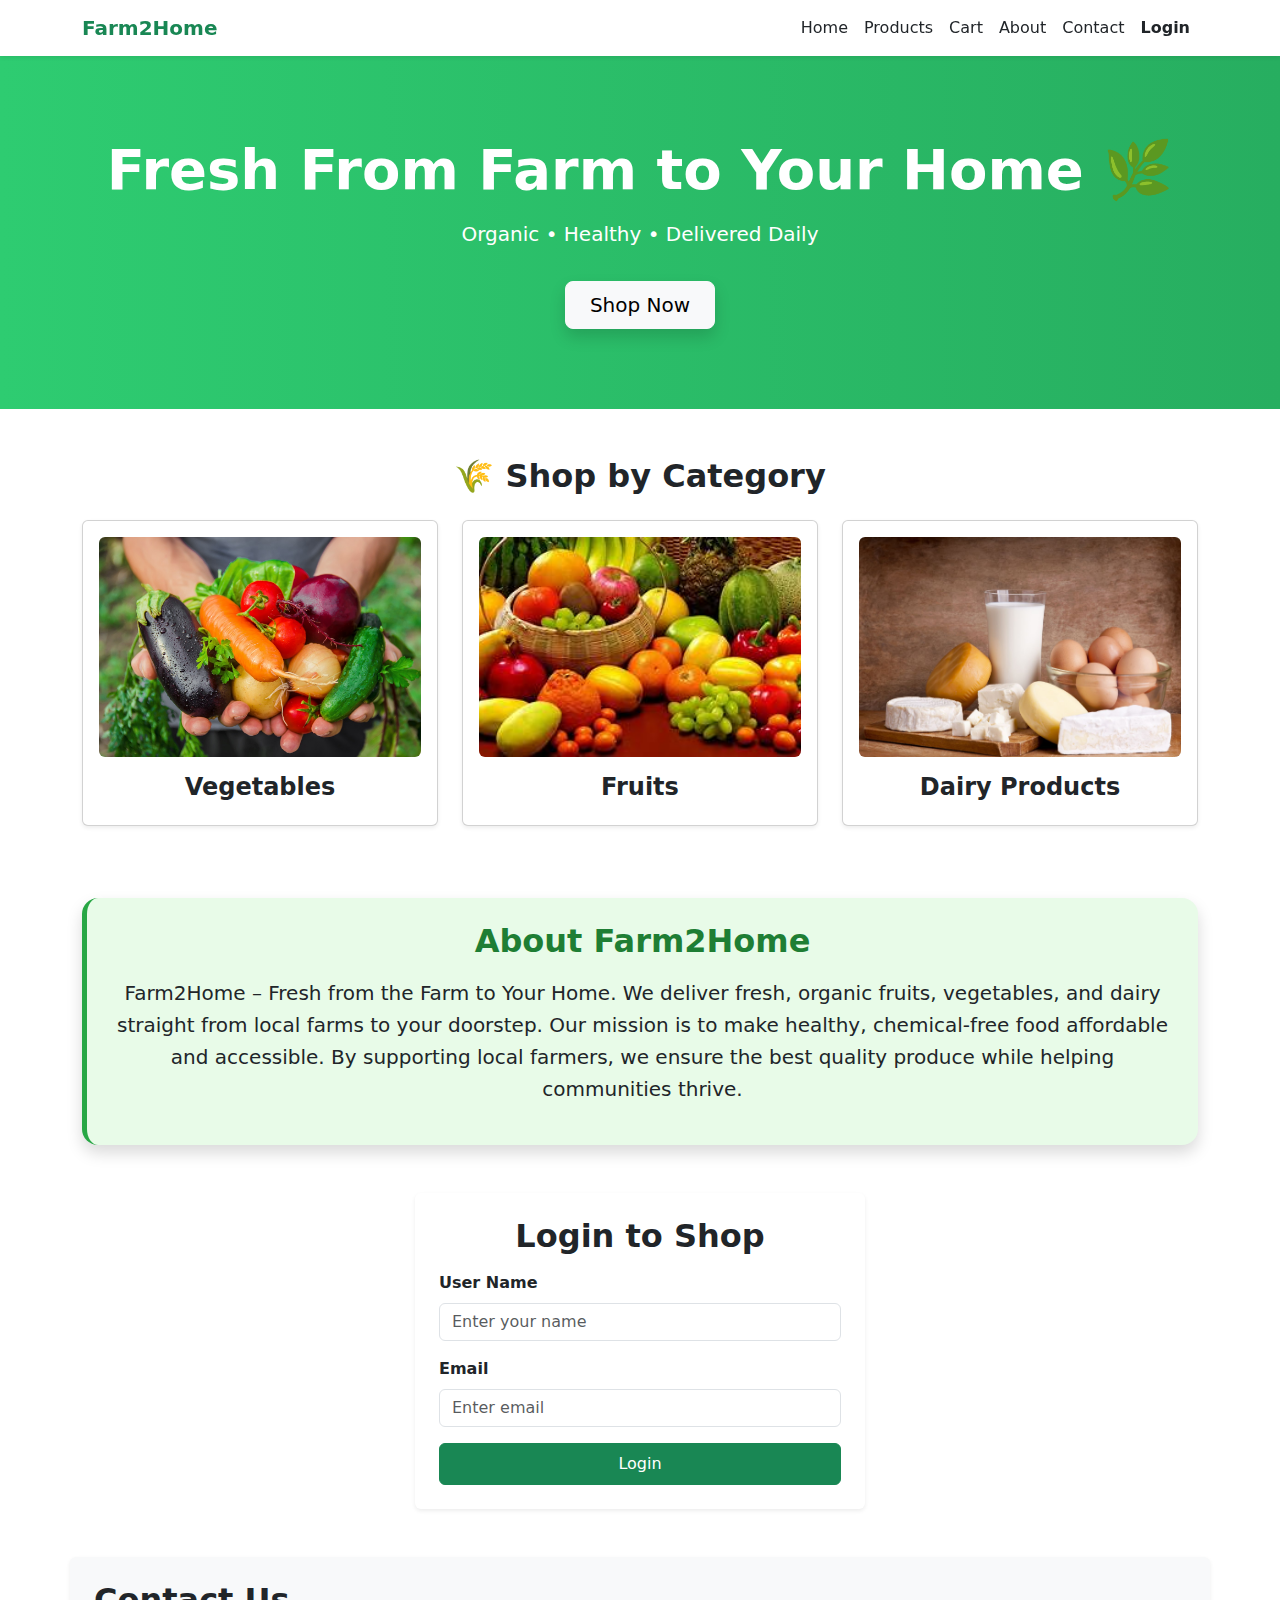
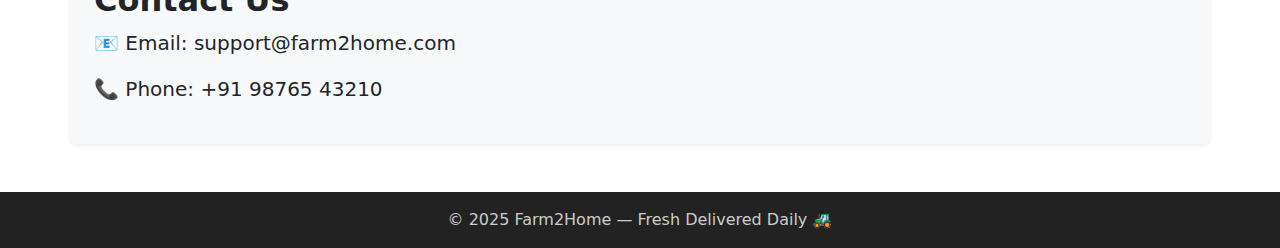
<file: index.html>
<!DOCTYPE html>
<html lang="en">

<head>
<meta charset="UTF-8">
<meta name="viewport" content="width=device-width, initial-scale=1.0">
<title>Farm2Home</title>
<link rel="stylesheet" href="https://cdn.jsdelivr.net/npm/bootstrap@5.3.0/dist/css/bootstrap.min.css">

<style>
  #home {
    background: linear-gradient(to right, #2ecc71, #27ae60);
    padding: 80px 20px;
    color: white;
    text-align: center;
  }

  .category-card {
    cursor: pointer;
    transition: 0.3s;
  }

  .category-card:hover {
    transform: translateY(-7px);
    box-shadow: 0 8px 15px rgba(0, 0, 0, 0.2);
  }

  footer {
    background: #222;
    color: #ccc;
  }

  /* Tooltip style for title */
  .tooltip-title {
    position: relative;
    display: inline-block;
    cursor: help;
    color: #fff;
  }

  .tooltip-text {
    visibility: hidden;
    width: 250px;
    /*background-color:green;*/
    color:green;
    text-align: left;
    border-radius: 8px;
    padding: 10px;
    position: absolute;
    z-index: 1;
    bottom: -120%;
    left: 50%;
    transform: translateX(-50%);
    opacity: 0;
    transition: opacity 0.3s;
    font-size: 0.9rem;
    line-height: 1.4;
  }

  .tooltip-title:hover .tooltip-text {
    visibility: visible;
    opacity: 1;
  }

</style>
</head>

<body>

<!-- Navbar -->
<nav class="navbar navbar-expand-lg navbar-light bg-white shadow-sm sticky-top">
  <div class="container">
    <a class="navbar-brand fw-bold text-success tooltip-title" href="#">
      Farm2Home
      <span class="tooltip-text">
        • Fresh from local farms to your kitchen<br>
        • Guaranteed organic and chemical-free<br>
        • Supporting local communities
      </span>
    </a>

    <button class="navbar-toggler" type="button" data-bs-toggle="collapse" data-bs-target="#navMenu">
      <span class="navbar-toggler-icon"></span>
    </button>

    <div class="collapse navbar-collapse" id="navMenu">
      <ul class="navbar-nav ms-auto">
        <li class="nav-item"><a class="nav-link text-dark" href="#home">Home</a></li>
        <li class="nav-item"><a class="nav-link text-dark" href="javascript:void(0)" onclick="handleProductClick('products.html')">Products</a></li>
        <li class="nav-item"><a class="nav-link text-dark" href="javascript:void(0)" onclick="handleProductClick('cart.html')">Cart</a></li>
        <li class="nav-item"><a class="nav-link text-dark" href="#about">About</a></li>
        <li class="nav-item"><a class="nav-link text-dark" href="#contact">Contact</a></li>
        <li class="nav-item">
          <a class="nav-link text-dark fw-bold" href="javascript:void(0)" id="authBtn" onclick="toggleAuth()">Login</a>
        </li>
      </ul>
    </div>
  </div>
</nav>

<!-- Hero -->
<header id="home">
  <h1 class="fw-bold display-4">Fresh From Farm to Your Home 🌿</h1>
  <p class="fs-5 mt-3">Organic • Healthy • Delivered Daily</p>
  <button onclick="handleProductClick('products.html')" class="btn btn-light btn-lg mt-3 px-4 py-2 shadow">Shop Now</button>
</header>

<!-- Categories -->
<section class="container mt-5">
  <h2 class="text-center mb-4 fw-bold">🌾 Shop by Category</h2>
  <div class="row text-center">
    <div class="col-md-4 mb-4">
      <div class="card p-3 shadow-sm category-card" onclick="handleProductClick('vegetables.html')">
        <img src="Vegetables.jpeg" class="card-img-top rounded" height="220" style="object-fit:cover;">
        <h4 class="mt-3 fw-bold">Vegetables</h4>
      </div>
    </div>
    <div class="col-md-4 mb-4">
      <div class="card p-3 shadow-sm category-card" onclick="handleProductClick('fruits.html')">
        <img src="fruits.jpeg" class="card-img-top rounded" height="220" style="object-fit:cover;">
        <h4 class="mt-3 fw-bold">Fruits</h4>
      </div>
    </div>
    <div class="col-md-4 mb-4">
      <div class="card p-3 shadow-sm category-card" onclick="handleProductClick('dairy.html')">
        <img src="dairy.jpg" class="card-img-top rounded" height="220" style="object-fit:cover;">
        <h4 class="mt-3 fw-bold">Dairy Products</h4>
      </div>
    </div>
  </div>
</section>

<!-- About Section -->
<section id="about" class="container mt-5 text-center">
  <div class="p-4 rounded-4 shadow" style="background:#e8fbe8; border-left:5px solid #28a745;">
    <h2 class="fw-bold mb-3" style="color:#1e7e34;">About Farm2Home</h2>
    <p class="fs-5" style="line-height:1.6;">
      Farm2Home – Fresh from the Farm to Your Home. We deliver fresh, organic fruits, vegetables, and dairy straight from local farms to your doorstep. Our mission is to make healthy, chemical-free food affordable and accessible. By supporting local farmers, we ensure the best quality produce while helping communities thrive.
    </p>
  </div>
</section>

<!-- Login Section -->
<section id="loginSection" class="container mt-5 p-4 bg-white rounded shadow-sm" style="max-width:450px;">
  <h2 class="fw-bold text-center mb-3">Login to Shop</h2>
  <form onsubmit="loginUser(event)">
    <div class="mb-3">
      <label class="form-label fw-bold">User Name</label>
      <input type="text" id="username" class="form-control" placeholder="Enter your name" required>
    </div>
    <div class="mb-3">
      <label class="form-label fw-bold">Email</label>
      <input type="email" class="form-control" placeholder="Enter email" required>
    </div>
    <button type="submit" class="btn btn-success w-100 py-2">Login</button>
  </form>
</section>

<!-- Contact Section -->
<section id="contact" class="container mt-5 p-4 bg-light rounded shadow-sm">
  <h2 class="fw-bold">Contact Us</h2>
  <p class="fs-5">📧 Email: support@farm2home.com</p>
  <p class="fs-5">📞 Phone: +91 98765 43210</p>
</section>

<!-- Footer -->
<footer class="text-center p-3 mt-5">
  © 2025 Farm2Home — Fresh Delivered Daily 🚜
</footer>

<script src="https://cdn.jsdelivr.net/npm/bootstrap@5.3.0/dist/js/bootstrap.bundle.min.js"></script>
<script>
  let targetPage = "";

  function checkLoginStatus() {
    const user = localStorage.getItem("username");
    const authBtn = document.getElementById("authBtn");
    const loginSection = document.getElementById("loginSection");

    if (user) {
      authBtn.innerText = "Logout (" + user + ")";
      authBtn.classList.replace("text-dark", "text-danger");
      loginSection.style.display = "none";
    } else {
      authBtn.innerText = "Login";
      authBtn.classList.replace("text-danger", "text-dark");
      loginSection.style.display = "block";
    }
  }

  function scrollToLogin() {
    document.getElementById("loginSection").scrollIntoView({ behavior: 'smooth' });
    document.getElementById("username").focus();
  }

  function handleProductClick(page) {
    const user = localStorage.getItem("username");
    if (user) {
      window.location.href = page;
    } else {
      alert("Please login to start shopping!");
      scrollToLogin();
      targetPage = page;
    }
  }

  function loginUser(e) {
    e.preventDefault();
    const name = document.getElementById("username").value;
    localStorage.setItem("username", name);
    alert("Welcome, " + name + "!");

    if (targetPage) {
      window.location.href = targetPage;
    } else {
      location.reload();
    }
  }

  function toggleAuth() {
    const user = localStorage.getItem("username");
    if (user) {
      if (confirm("Are you sure you want to logout?")) {
        localStorage.removeItem("username");
        alert("Logged out successfully.");
        location.reload();
      }
    } else {
      scrollToLogin();
    }
  }

  window.onload = checkLoginStatus;
</script>
</body>
</html>
</file>
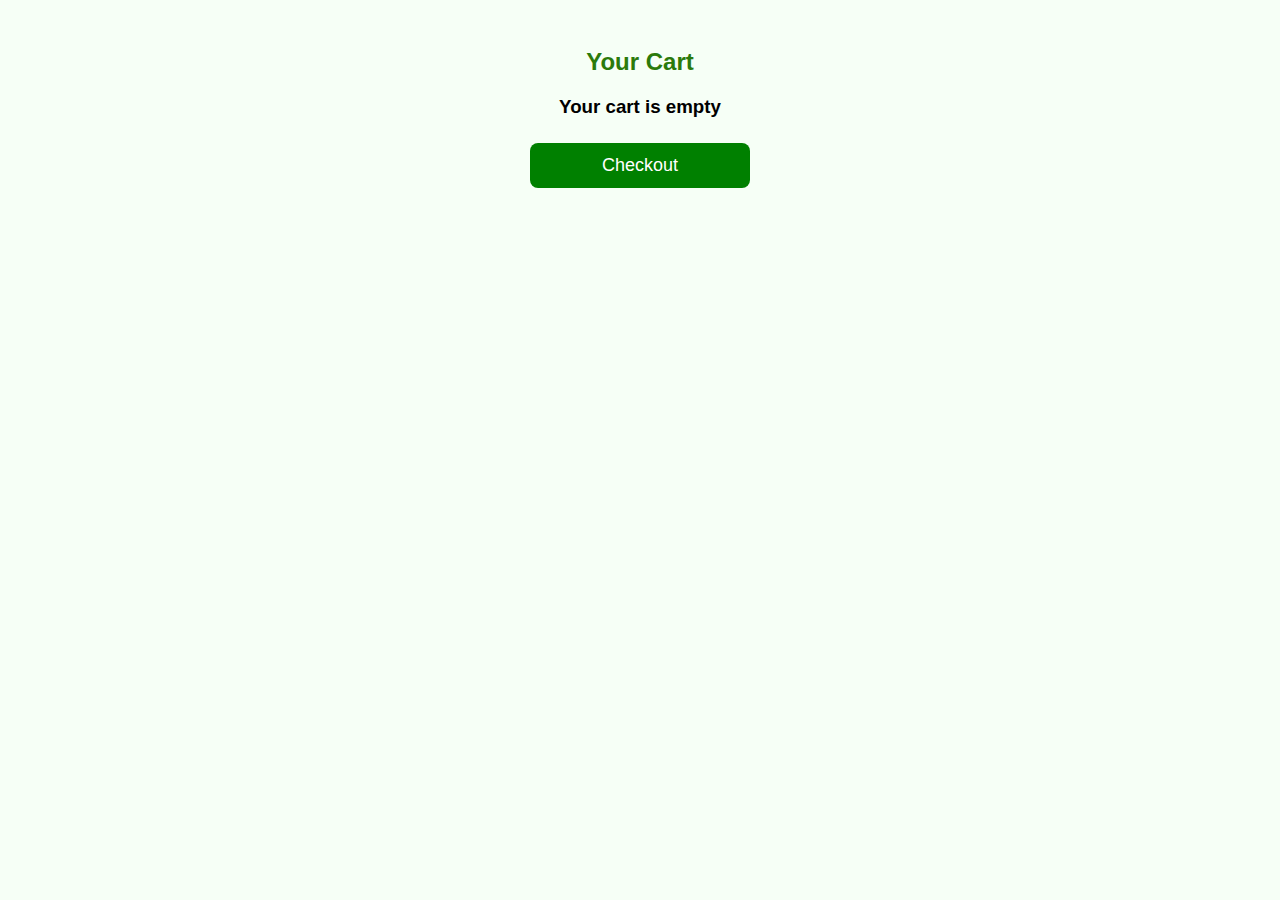
<file: cart.html>
<!DOCTYPE html>
<html>
<head>
    <title>Your Cart</title>

    <style>
        body {
            font-family: Arial;
            padding: 20px;
            background: #f6fff6;
        }

        h2 {
            text-align: center;
            color: #2b7a0b;
        }

        .cart-item {
            display: flex;
            justify-content: space-between;
            align-items: center;
            background: white;
            padding: 12px;
            border-radius: 10px;
            margin-bottom: 15px;
        }

        .cart-left {
            display: flex;
            align-items: center;
        }

        .cart-item img {
            width: 80px;
            height: 80px;
            border-radius: 10px;
            margin-right: 15px;
        }

        .remove-btn {
            background: red;
            color: white;
            border: none;
            padding: 6px 10px;
            border-radius: 6px;
            cursor: pointer;
        }

        .total-box {
            text-align: center;
            font-size: 22px;
            color: green;
            margin-top: 20px;
        }

        .btn {
            display: block;
            width: 220px;
            margin: 25px auto;
            padding: 12px;
            font-size: 18px;
            border-radius: 8px;
            border: none;
            cursor: pointer;
        }

        .checkout-btn {
            background: green;
            color: white;
        }

        /* Address Form */
        .address-box {
            max-width: 400px;
            margin: 30px auto;
            padding: 20px;
            background: white;
            border-radius: 12px;
            display: none;
        }

        .address-box h3 {
            text-align: center;
            color: #2b7a0b;
        }

        .address-box input {
            width: 100%;
            padding: 10px;
            margin-bottom: 10px;
            border-radius: 8px;
            border: 1px solid #ccc;
        }
    </style>
</head>

<body>

<h2>Your Cart</h2>

<div id="cartContainer"></div>
<div id="totalPrice" class="total-box"></div>

<button class="btn checkout-btn" onclick="showAddress()">Checkout</button>

<!-- Address Form (Hidden First) -->
<div class="address-box" id="addressBox">
    <h3>📍 Delivery Address</h3>
    <input type="text" id="address" placeholder="House No, Street">
    <input type="text" id="city" placeholder="City">
    <input type="text" id="pincode" placeholder="Pincode">

    <button class="btn checkout-btn" onclick="confirmOrder()">Confirm Order</button>
</div>

<script>
    let cart = JSON.parse(localStorage.getItem("cart")) || [];

    function loadCart() {
        let container = document.getElementById("cartContainer");
        let totalBox = document.getElementById("totalPrice");
        container.innerHTML = "";
        let total = 0;

        if (cart.length === 0) {
            container.innerHTML = "<h3 style='text-align:center'>Your cart is empty</h3>";
            return;
        }

        cart.forEach((item, index) => {
            total += Number(item.price);
            container.innerHTML += `
                <div class="cart-item">
                    <div class="cart-left">
                        <img src="${item.image}">
                        <div>
                            <h4>${item.name}</h4>
                            <p>₹${item.price}</p>
                        </div>
                    </div>
                    <button class="remove-btn" onclick="removeItem(${index})">Remove</button>
                </div>
            `;
        });

        totalBox.innerHTML = "Total: ₹" + total;
    }

    function removeItem(index) {
        cart.splice(index, 1);
        localStorage.setItem("cart", JSON.stringify(cart));
        loadCart();
    }

    function showAddress() {
    if (cart.length === 0) {
        alert("Please add products to the cart before checkout.");
        return; // stop execution
    }
    document.getElementById("addressBox").style.display = "block";
    window.scrollTo(0, document.body.scrollHeight);
}


    function confirmOrder() {
        let name = localStorage.getItem("username") || "Customer";
        let address = document.getElementById("address").value;
        let city = document.getElementById("city").value;
        let pincode = document.getElementById("pincode").value;

        if (address === "" || city === "" || pincode === "") {
            alert("Please enter full address");
            return;
        }

        localStorage.removeItem("cart");

        document.body.innerHTML = `
            <h1 style="text-align:center;color:green;margin-top:50px;">
                ✅ Thank You, ${name}!
            </h1>
            <p style="text-align:center;font-size:18px;">
                📍 ${address}, ${city} - ${pincode}
            </p>
            <p style="text-align:center;">Your order is confirmed 😊</p>
            <div style="text-align:center;">
                <a href="index.html"
                   style="padding:10px 20px;background:green;color:white;
                   text-decoration:none;border-radius:8px;">
                   Back to Home
                </a>
            </div>
        `;
    }

    loadCart();
</script>

</body>
</html>
</file>
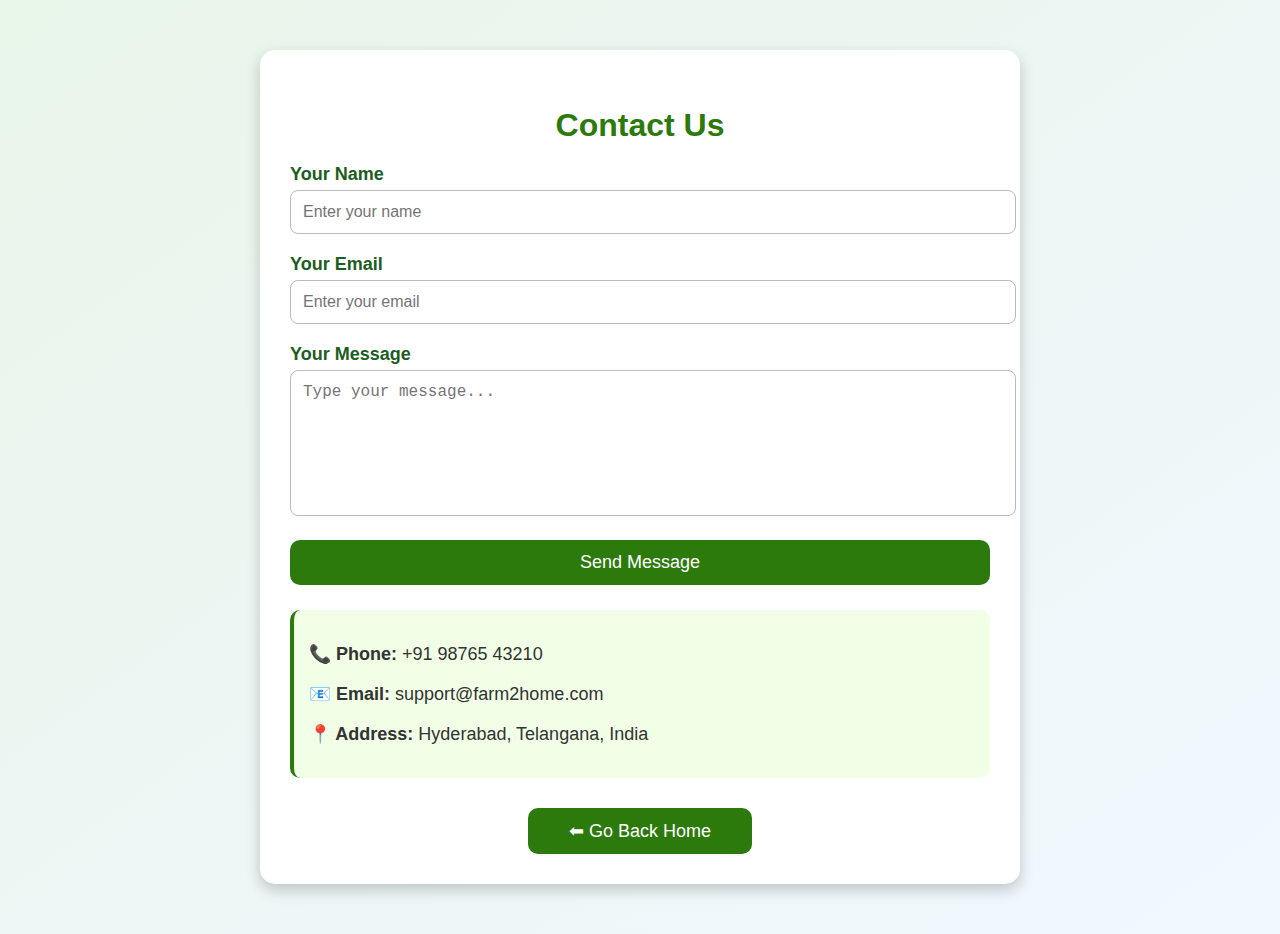
<file: contact.html>
<!DOCTYPE html>
<html lang="en">

<head>
    <meta charset="UTF-8">
    <meta name="viewport" content="width=device-width, initial-scale=1.0">
    <title>Contact Us | Farm2Home</title>

    <style>
        body {
            font-family: 'Poppins', sans-serif;
            background: linear-gradient(to bottom right, #e8f5e9, #f1f8ff);
            margin: 0;
            padding: 0;
        }

        .container {
            width: 90%;
            max-width: 700px;
            margin: 50px auto;
            background: white;
            padding: 30px;
            border-radius: 15px;
            box-shadow: 0 6px 15px rgba(0,0,0,0.2);
        }

        h2 {
            text-align: center;
            color: #2b7a0b;
            font-size: 32px;
            margin-bottom: 20px;
        }

        label {
            font-size: 18px;
            font-weight: 600;
            color: #1b5e20;
        }

        input, textarea {
            width: 100%;
            padding: 12px;
            margin-top: 5px;
            margin-bottom: 20px;
            border-radius: 8px;
            border: 1px solid #bbb;
            font-size: 16px;
        }

        textarea {
            height: 120px;
            resize: none;
        }

        .btn {
            background: #2b7a0b;
            color: white;
            padding: 12px 15px;
            width: 100%;
            border: none;
            border-radius: 10px;
            font-size: 18px;
            cursor: pointer;
        }

        .btn:hover {
            background: #1e5507;
        }

        .info-box {
            margin-top: 25px;
            padding: 15px;
            background: #f0ffe6;
            border-left: 4px solid #2b7a0b;
            border-radius: 10px;
            font-size: 18px;
            color: #333;
        }

        .back-btn {
            display: block;
            width: 200px;
            margin: 30px auto 0;
            padding: 12px;
            text-align: center;
            background: #2b7a0b;
            color: white;
            border-radius: 10px;
            text-decoration: none;
            font-size: 18px;
        }

        .back-btn:hover {
            background: #1e5507;
        }
    </style>
</head>

<body>

    <div class="container">
        <h2>Contact Us</h2>

        <!-- Contact Form -->
        <form onsubmit="return sendMessage()">
            <label>Your Name</label>
            <input type="text" id="name" placeholder="Enter your name" required>

            <label>Your Email</label>
            <input type="email" id="email" placeholder="Enter your email" required>

            <label>Your Message</label>
            <textarea id="message" placeholder="Type your message..." required></textarea>

            <button class="btn" type="submit">Send Message</button>
        </form>

        <!-- Contact Information -->
        <div class="info-box">
            <p><strong>📞 Phone:</strong> +91 98765 43210</p>
            <p><strong>📧 Email:</strong> support@farm2home.com</p>
            <p><strong>📍 Address:</strong> Hyderabad, Telangana, India</p>
        </div>

        <a href="index.html" class="back-btn">⬅ Go Back Home</a>
    </div>

    <script>
        function sendMessage() {
            alert("Thank you! Your message has been sent.");
            return false; // prevents page reload
        }
    </script>

</body>

</html>
</file>
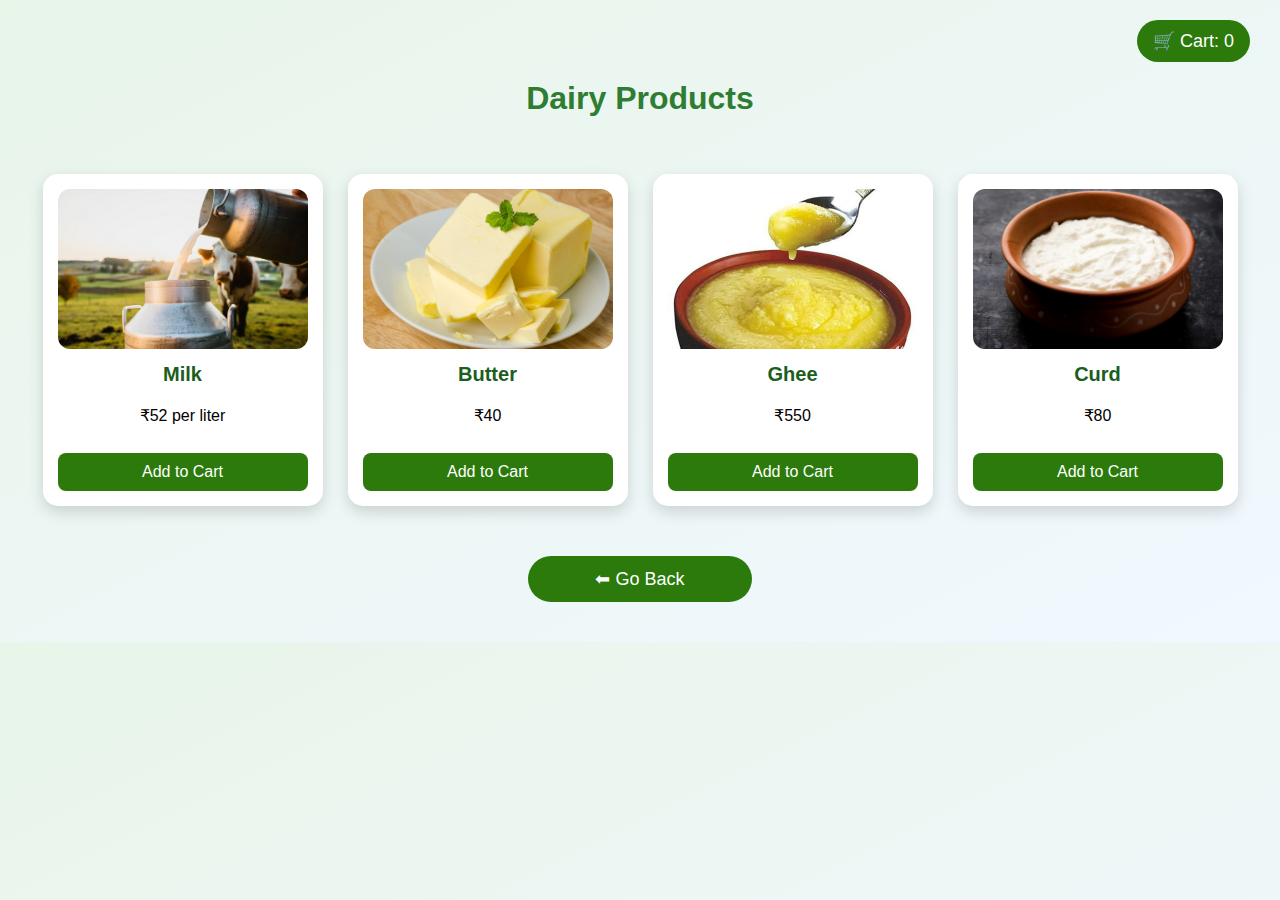
<file: dairy.html>
<!DOCTYPE html>
<html lang="en">
<head>
    <meta charset="UTF-8" />
    <meta name="viewport" content="width=device-width, initial-scale=1.0" />
    <title>Dairy Products | Farm2Home</title>

    <style>
        body {
            font-family: 'Poppins', sans-serif;
            background: linear-gradient(to bottom right, #e8f5e9, #f1f8ff);
            margin: 0;
        }

        /* Cart Box */
        .cart-box {
            position: fixed;
            top: 20px;
            right: 30px;
            background: #2b7a0b;
            color: white;
            padding: 10px 16px;
            border-radius: 30px;
            font-size: 18px;
        }

        h2 {
            text-align: center;
            margin-top: 80px;
            font-size: 32px;
            color: #2e7d32;
            font-weight: 700;
        }

        .grid {
            display: flex;
            flex-wrap: wrap;
            gap: 25px;
            justify-content: center;
            padding: 30px;
        }

        .product-card {
            width: 250px;
            background: #fff;
            border-radius: 15px;
            padding: 15px;
            box-shadow: 0 6px 15px rgba(0,0,0,0.15);
            text-align: center;
        }

        .product-card img {
            width: 100%;
            height: 160px;
            border-radius: 12px;
            object-fit: cover;
        }

        .product-card h3 {
            font-size: 20px;
            margin-top: 10px;
            color: #1b5e20;
        }

        .btn {
            margin-top: 12px;
            background: #2b7a0b;
            color: white;
            padding: 10px;
            border-radius: 8px;
            border: none;
            font-size: 16px;
            cursor: pointer;
            width: 100%;
        }

        .btn:hover {
            background: #1e5507;
        }

        .back-btn {
            display: block;
            width: 200px;
            margin: 20px auto 40px;
            text-align: center;
            padding: 12px;
            background: #2b7a0b;
            color: white;
            font-size: 18px;
            border-radius: 30px;
            text-decoration: none;
        }
    </style>
</head>

<body>

<!-- Cart -->
<a href="cart.html" style="text-decoration:none;">
    <div class="cart-box">
        🛒 Cart: <span id="cartCount">0</span>
    </div>
</a>

<h2>Dairy Products</h2>

<div class="grid">

    <div class="product-card">
        <img src="Milk.jpg">
        <h3>Milk</h3>
        <p>₹52 per liter</p>
        <button class="btn" onclick="addToCart('Milk', 52, 'Milk.jpg')">Add to Cart</button>
    </div>

    <div class="product-card">
        <img src="butter.jpg">
        <h3>Butter</h3>
        <p>₹40</p>
        <button class="btn" onclick="addToCart('Butter', 40, 'butter.jpg')">Add to Cart</button>
    </div>

    <div class="product-card">
        <img src="Ghee.webp">
        <h3>Ghee</h3>
        <p>₹550</p>
        <button class="btn" onclick="addToCart('Ghee', 550, 'Ghee.webp')">Add to Cart</button>
    </div>

    <div class="product-card">
        <img src="curd.webp">
        <h3>Curd</h3>
        <p>₹80</p>
        <button class="btn" onclick="addToCart('Curd', 80, 'curd.webp')">Add to Cart</button>
    </div>

</div>

<a href="products.html" class="back-btn">⬅ Go Back</a>

<script>
    // Load cart from localStorage
    let cart = JSON.parse(localStorage.getItem("cart")) || [];

    // Show cart count
    document.getElementById("cartCount").innerText = cart.length;

    function addToCart(name, price, image) {
        cart.push({ name, price, image });
        localStorage.setItem("cart", JSON.stringify(cart));
        document.getElementById("cartCount").innerText = cart.length;
        alert(name + " added to cart!");
    }
</script>

</body>
</html>
</file>
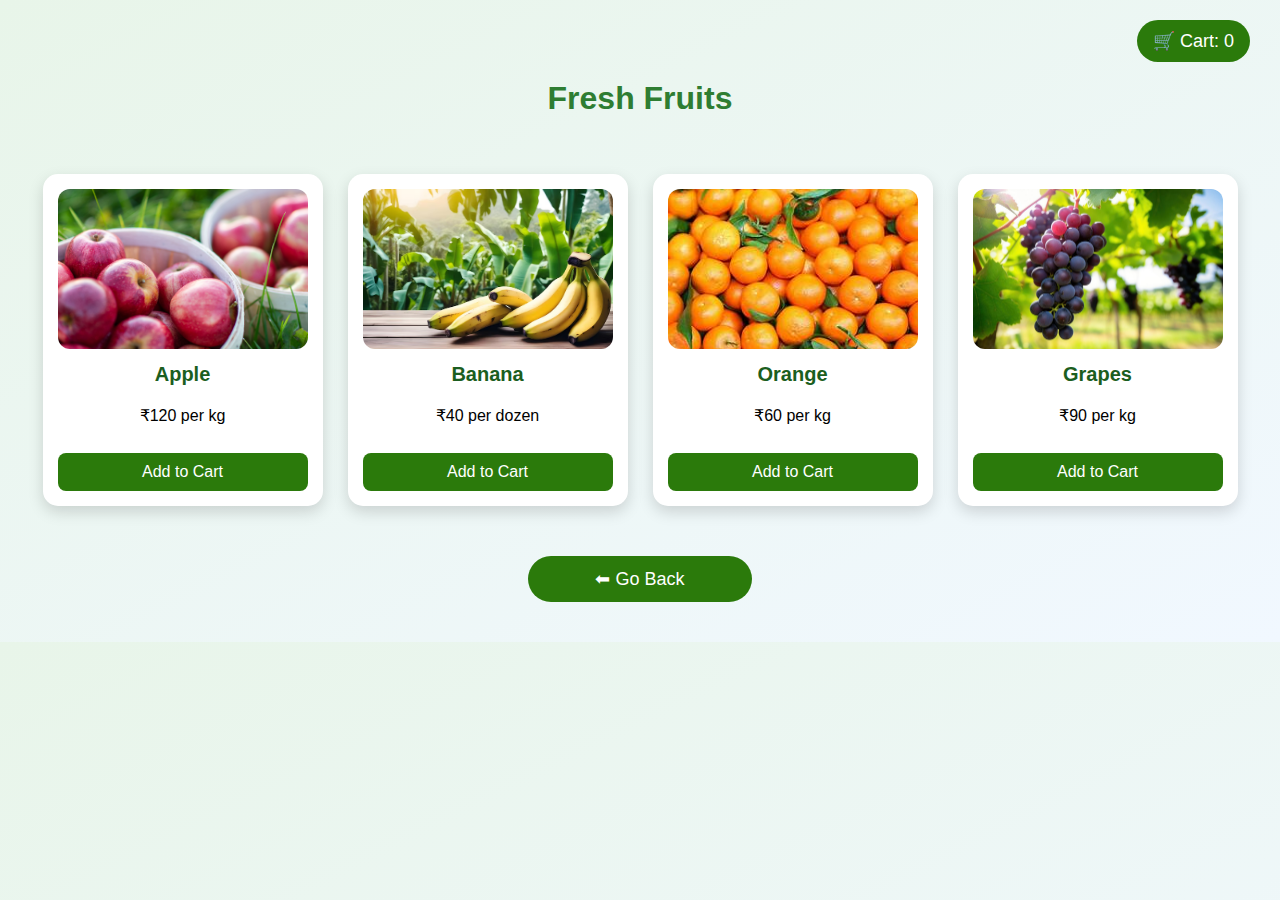
<file: fruits.html>
<!DOCTYPE html>
<html lang="en">
<head>
    <meta charset="UTF-8" />
    <meta name="viewport" content="width=device-width, initial-scale=1.0" />
    <title>Fruits | Farm2Home</title>

    <style>
        body {
            font-family: 'Poppins', sans-serif;
            background: linear-gradient(to bottom right, #e8f5e9, #f1f8ff);
            margin: 0;
        }

        .cart-box {
            position: fixed;
            top: 20px;
            right: 30px;
            background: #2b7a0b;
            color: white;
            padding: 10px 16px;
            border-radius: 30px;
            font-size: 18px;
        }

        h2 {
            text-align: center;
            margin-top: 80px;
            font-size: 32px;
            color: #2e7d32;
            font-weight: 700;
        }

        .grid {
            display: flex;
            flex-wrap: wrap;
            gap: 25px;
            justify-content: center;
            padding: 30px;
        }

        .product-card {
            width: 250px;
            background: #fff;
            border-radius: 15px;
            padding: 15px;
            box-shadow: 0 6px 15px rgba(0,0,0,0.15);
            text-align: center;
        }

        .product-card img {
            width: 100%;
            height: 160px;
            border-radius: 12px;
            object-fit: cover;
        }

        .product-card h3 {
            font-size: 20px;
            margin-top: 10px;
            color: #1b5e20;
        }

        .btn {
            margin-top: 12px;
            background: #2b7a0b;
            color: white;
            padding: 10px;
            border-radius: 8px;
            border: none;
            font-size: 16px;
            cursor: pointer;
            width: 100%;
        }

        .btn:hover {
            background: #1e5507;
        }

        .back-btn {
            display: block;
            width: 200px;
            margin: 20px auto 40px;
            text-align: center;
            padding: 12px;
            background: #2b7a0b;
            color: white;
            font-size: 18px;
            border-radius: 30px;
            text-decoration: none;
        }
    </style>
</head>

<body>

<!-- Cart -->
<a href="cart.html" style="text-decoration:none;">
    <div class="cart-box">
        🛒 Cart: <span id="cartCount">0</span>
    </div>
</a>

<h2>Fresh Fruits</h2>

<div class="grid">

    <div class="product-card">
        <img src="Apples.jpg">
        <h3>Apple</h3>
        <p>₹120 per kg</p>
        <button class="btn" onclick="addToCart('Apple',120,'Apples.jpg')">Add to Cart</button>
    </div>

    <div class="product-card">
        <img src="banana.avif">
        <h3>Banana</h3>
        <p>₹40 per dozen</p>
        <button class="btn" onclick="addToCart('Banana',40,'banana.avif')">Add to Cart</button>
    </div>

    <div class="product-card">
        <img src="oranges.jpeg">
        <h3>Orange</h3>
        <p>₹60 per kg</p>
        <button class="btn" onclick="addToCart('Orange',60,'oranges.jpeg')">Add to Cart</button>
    </div>

    <div class="product-card">
        <img src="grapes.jpg">
        <h3>Grapes</h3>
        <p>₹90 per kg</p>
        <button class="btn" onclick="addToCart('Grapes',90,'grapes.jpg')">Add to Cart</button>
    </div>

</div>

<a href="products.html" class="back-btn">⬅ Go Back</a>

<script>
    let cart = JSON.parse(localStorage.getItem("cart")) || [];
    document.getElementById("cartCount").innerText = cart.length;

    function addToCart(name, price, image) {
        cart.push({ name, price, image });
        localStorage.setItem("cart", JSON.stringify(cart));
        document.getElementById("cartCount").innerText = cart.length;
        alert(name + " added to cart!");
    }
</script>

</body>
</html>
</file>
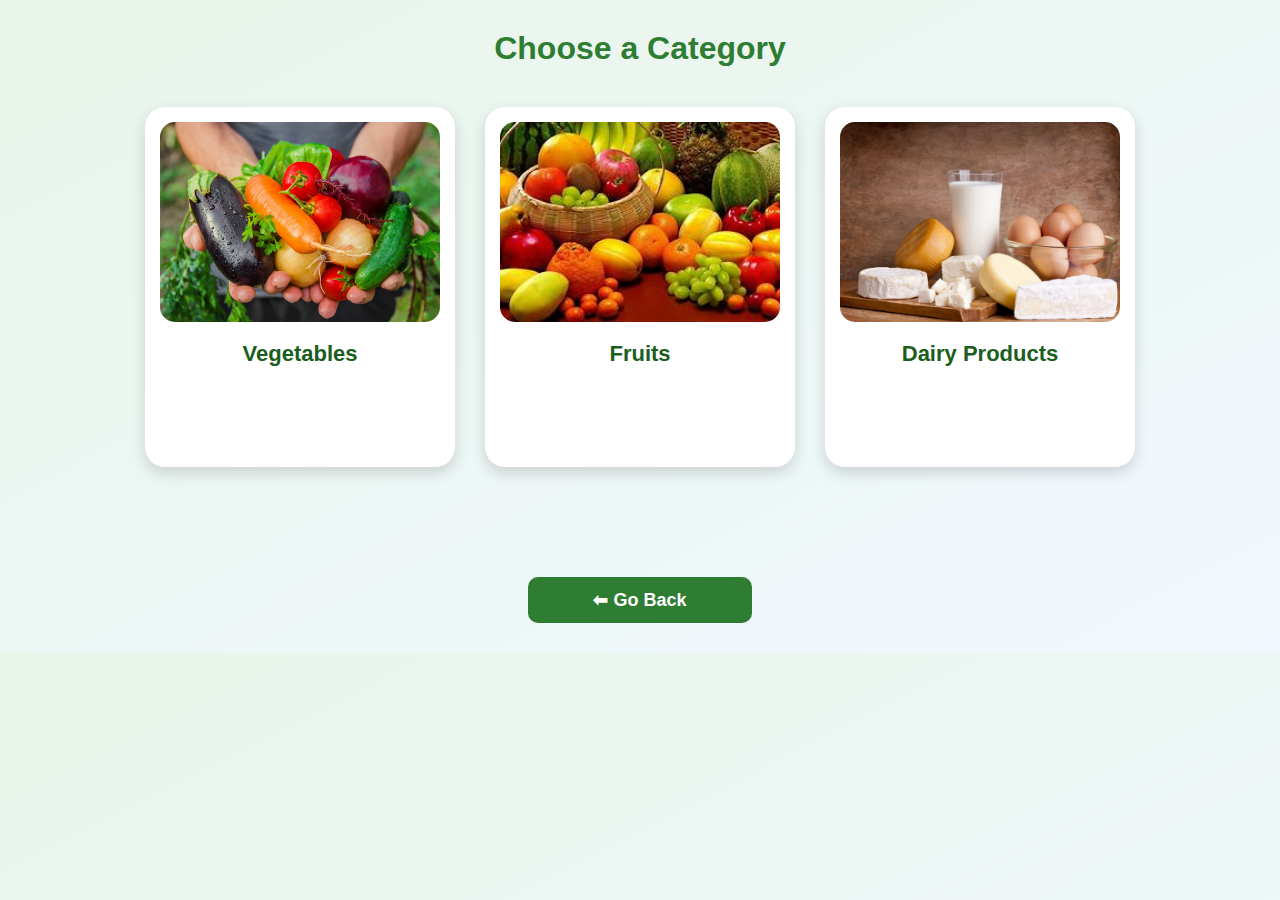
<file: products.html>
<!DOCTYPE html>
<html lang="en">
<head>
    <meta charset="UTF-8">
    <meta name="viewport" content="width=device-width, initial-scale=1.0">
    <title>Products | Farm2Home</title>

    <style>
        body {
            font-family: 'Poppins', sans-serif;
            margin: 0;
            padding: 0;
            background: linear-gradient(to bottom right, #e8f5e9, #f1f8ff);
        }

        h2 {
            text-align: center;
            margin-top: 30px;
            font-size: 32px;
            color: #2e7d32;
            font-weight: 700;
        }

        .container {
            display: flex;
            justify-content: center;
            flex-wrap: wrap;
            gap: 30px;
            margin-top: 40px;
            padding-bottom: 80px; /* Space for button */
        }

        .category-card {
            width: 280px;
            height: 330px;
            background: #ffffff;
            border-radius: 20px;
            box-shadow: 0 6px 15px rgba(0,0,0,0.15);
            cursor: pointer;
            padding: 15px;
            text-align: center;
            transition: 0.3s ease-in-out;
        }

        .category-card:hover {
            transform: translateY(-10px);
            box-shadow: 0 10px 20px rgba(0,0,0,0.25);
        }

        .category-card img {
            width: 100%;
            height: 200px;
            border-radius: 15px;
            object-fit: cover;
        }

        .category-card h3 {
            margin-top: 15px;
            font-size: 22px;
            color: #1b5e20;
            font-weight: 600;
        }

        /* Bottom Go Back Button */
        .bottom-back-btn {
            display: block;
            width: 200px;
            margin: 30px auto;
            padding: 12px;
            text-align: center;
            background: #2e7d32;
            color: white;
            text-decoration: none;
            border-radius: 10px;
            font-size: 18px;
            font-weight: 600;
            transition: 0.3s;
        }

        .bottom-back-btn:hover {
            background: #1b5e20;
        }
    </style>
</head>

<body>

<h2>Choose a Category</h2>

<div class="container">

    <div class="category-card" onclick="location.href='vegetables.html'">
        <img src="Vegetables.jpeg" alt="Vegetables">
        <h3>Vegetables</h3>
    </div>

    <div class="category-card" onclick="location.href='fruits.html'">
        <img src="fruits.jpeg" alt="Fruits">
        <h3>Fruits</h3>
    </div>

    <div class="category-card" onclick="location.href='dairy.html'">
        <img src="dairy.jpg" alt="Dairy">
        <h3>Dairy Products</h3>
    </div>

</div>

<!-- Bottom Go Back Button -->
<a href="index.html" class="bottom-back-btn">⬅ Go Back</a>

</body>
</html>
</file>
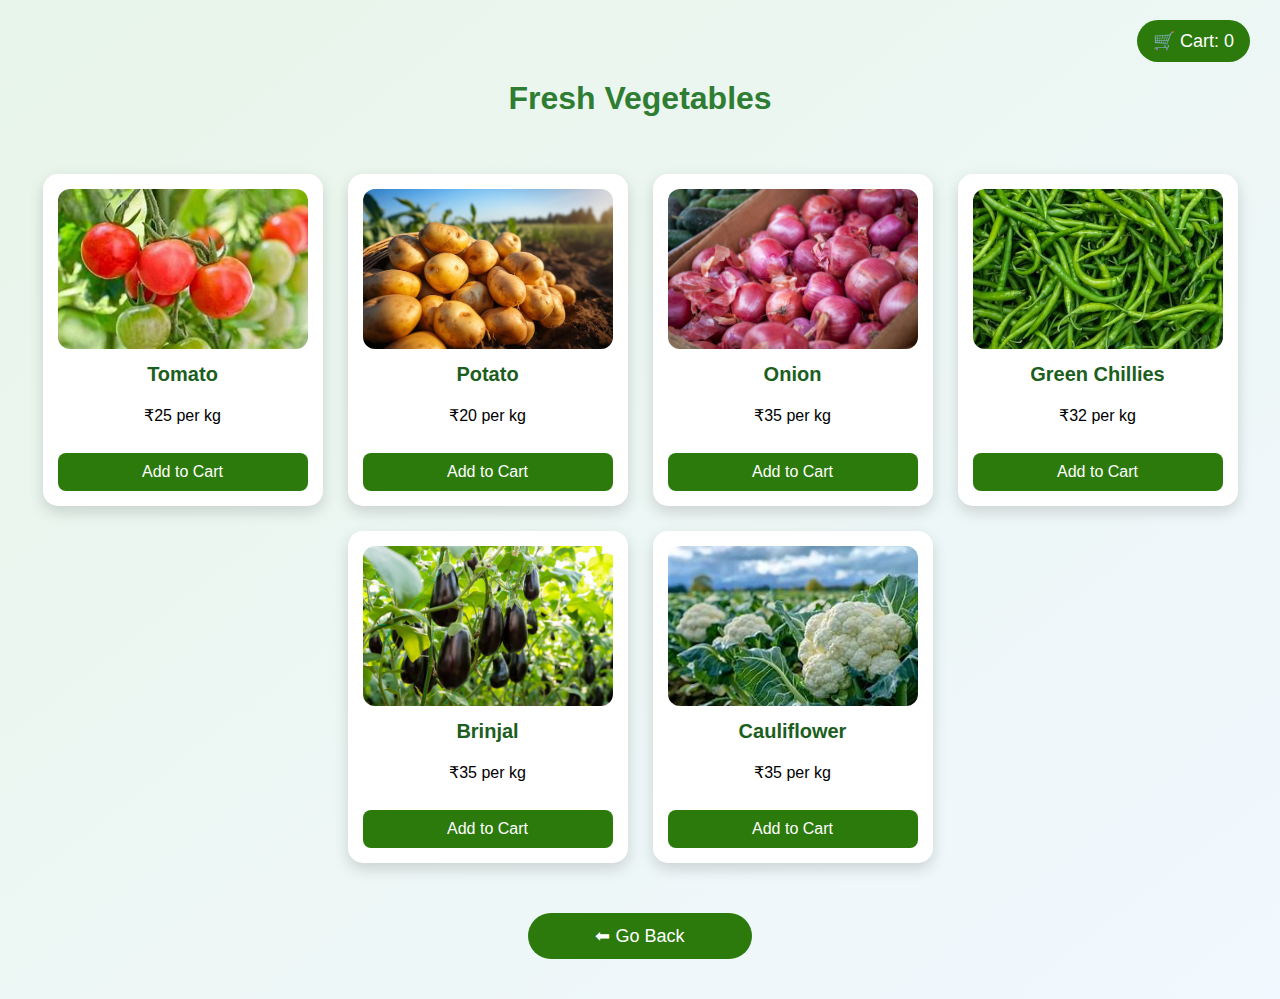
<file: vegetables.html>
<!DOCTYPE html>
<html lang="en">
<head>
    <meta charset="UTF-8" />
    <meta name="viewport" content="width=device-width, initial-scale=1.0" />
    <title>Vegetables | Farm2Home</title>

    <style>
        body {
            font-family: 'Poppins', sans-serif;
            background: linear-gradient(to bottom right, #e8f5e9, #f1f8ff);
            margin: 0;
        }

        .cart-box {
            position: fixed;
            top: 20px;
            right: 30px;
            background: #2b7a0b;
            color: white;
            padding: 10px 16px;
            border-radius: 30px;
            font-size: 18px;
        }

        h2 {
            text-align: center;
            margin-top: 80px;
            font-size: 32px;
            color: #2e7d32;
            font-weight: 700;
        }

        .grid {
            display: flex;
            flex-wrap: wrap;
            gap: 25px;
            justify-content: center;
            padding: 30px;
        }

        .product-card {
            width: 250px;
            background: #fff;
            border-radius: 15px;
            padding: 15px;
            box-shadow: 0 6px 15px rgba(0,0,0,0.15);
            text-align: center;
        }

        .product-card img {
            width: 100%;
            height: 160px;
            border-radius: 12px;
            object-fit: cover;
        }

        .product-card h3 {
            font-size: 20px;
            margin-top: 10px;
            color: #1b5e20;
        }

        .btn {
            margin-top: 12px;
            background: #2b7a0b;
            color: white;
            padding: 10px;
            border-radius: 8px;
            border: none;
            font-size: 16px;
            cursor: pointer;
            width: 100%;
        }

        .btn:hover {
            background: #1e5507;
        }

        .back-btn {
            display: block;
            width: 200px;
            margin: 20px auto 40px;
            text-align: center;
            padding: 12px;
            background: #2b7a0b;
            color: white;
            font-size: 18px;
            border-radius: 30px;
            text-decoration: none;
        }
    </style>
</head>

<body>

<!-- Cart -->
<a href="cart.html" style="text-decoration:none;">
    <div class="cart-box">
        🛒 Cart: <span id="cartCount">0</span>
    </div>
</a>

<h2>Fresh Vegetables</h2>

<div class="grid">

    <div class="product-card">
        <img src="tomato.jpeg">
        <h3>Tomato</h3>
        <p>₹25 per kg</p>
        <button class="btn" onclick="addToCart('Tomato',25,'tomato.jpeg')">Add to Cart</button>
    </div>

    <div class="product-card">
        <img src="potato.avif">
        <h3>Potato</h3>
        <p>₹20 per kg</p>
        <button class="btn" onclick="addToCart('Potato',20,'potato.avif')">Add to Cart</button>
    </div>

    <div class="product-card">
        <img src="onion.jpg">
        <h3>Onion</h3>
        <p>₹35 per kg</p>
        <button class="btn" onclick="addToCart('Onion',35,'onion.jpg')">Add to Cart</button>
    </div>

    <div class="product-card">
        <img src="green chilles.jpg">
        <h3>Green Chillies</h3>
        <p>₹32 per kg</p>
        <button class="btn" onclick="addToCart('Green Chillies',32,'green chilles.jpg')">Add to Cart</button>
    </div>

    <div class="product-card">
        <img src="brinjal.jpg">
        <h3>Brinjal</h3>
        <p>₹35 per kg</p>
        <button class="btn" onclick="addToCart('Brinjal',35,'brinjal.jpg')">Add to Cart</button>
    </div>

    <div class="product-card">
        <img src="califlower.jpeg">
        <h3>Cauliflower</h3>
        <p>₹35 per kg</p>
        <button class="btn" onclick="addToCart('Cauliflower',35,'califlower.jpeg')">Add to Cart</button>
    </div>

</div>

<a href="products.html" class="back-btn">⬅ Go Back</a>

<script>
    let cart = JSON.parse(localStorage.getItem("cart")) || [];
    document.getElementById("cartCount").innerText = cart.length;

    function addToCart(name, price, image) {
        cart.push({ name, price, image });
        localStorage.setItem("cart", JSON.stringify(cart));
        document.getElementById("cartCount").innerText = cart.length;
        alert(name + " added to cart!");
    }
</script>

</body>
</html>
</file>
